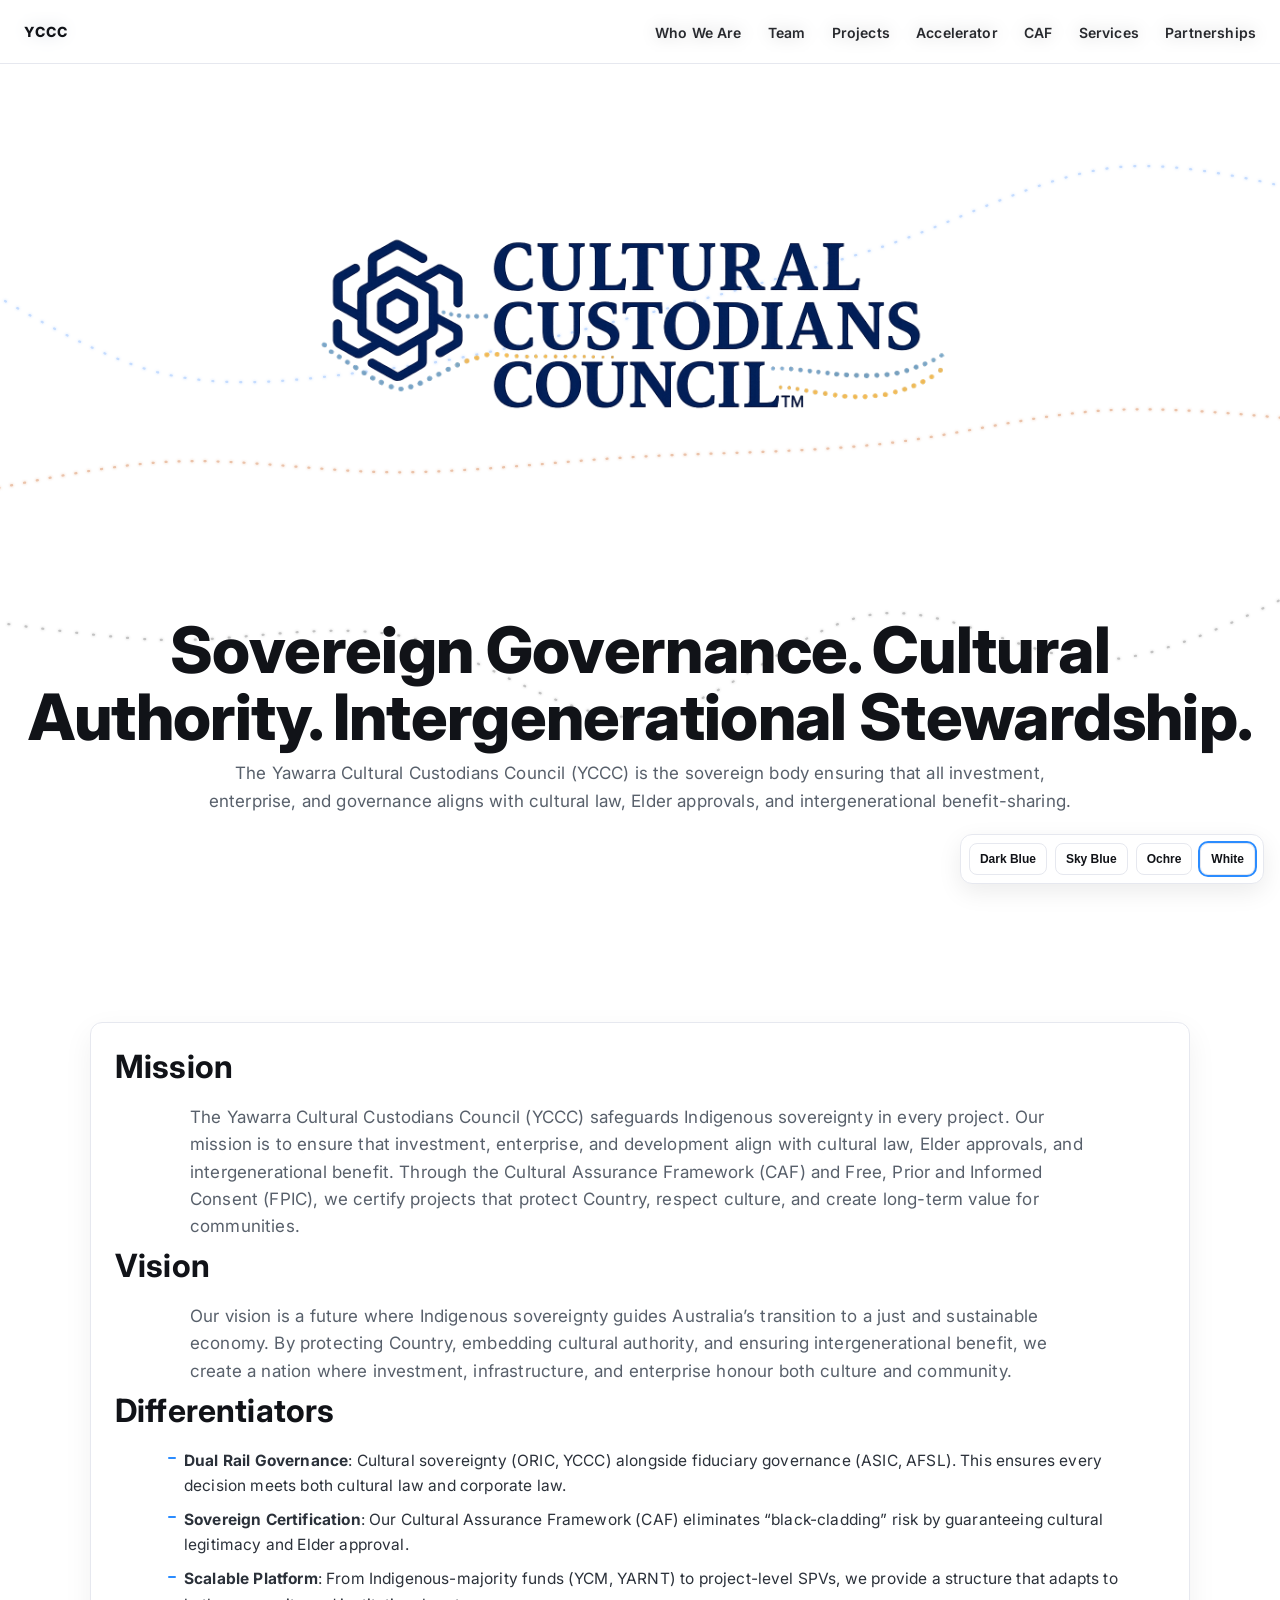
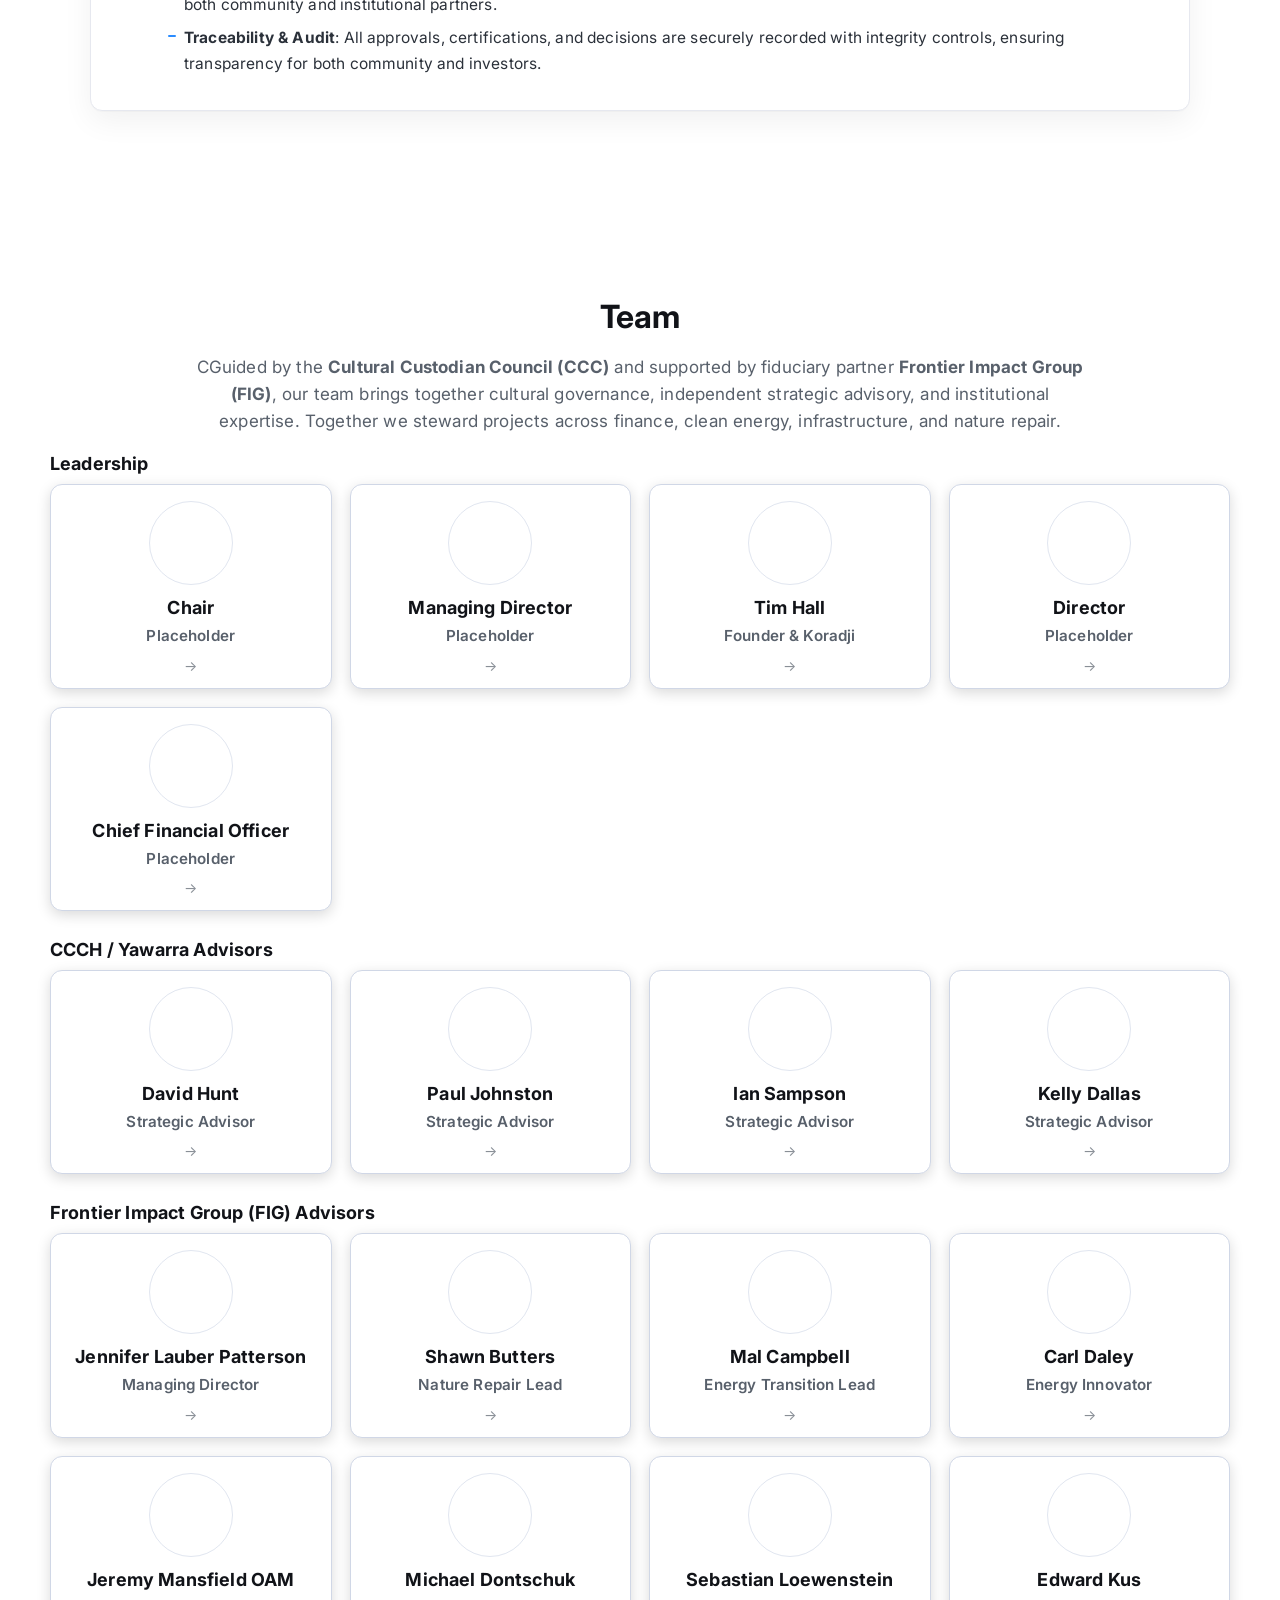
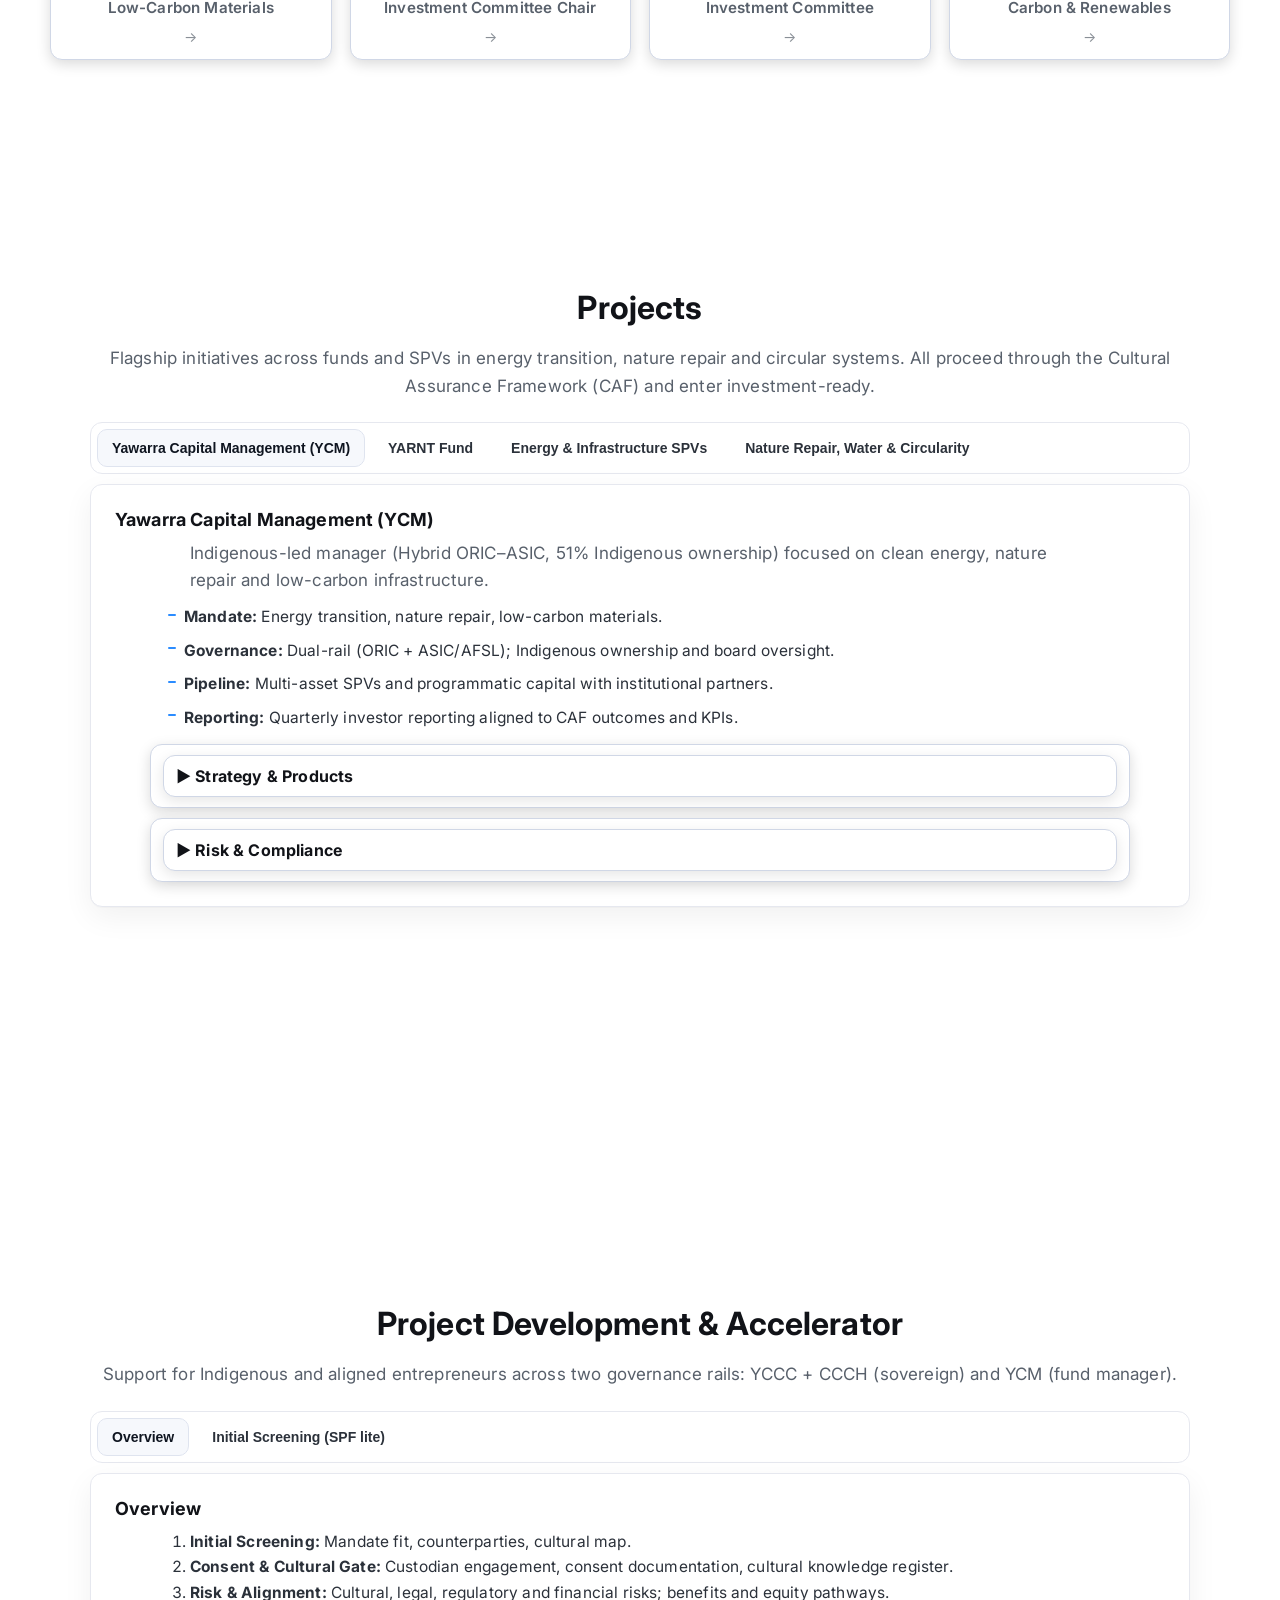
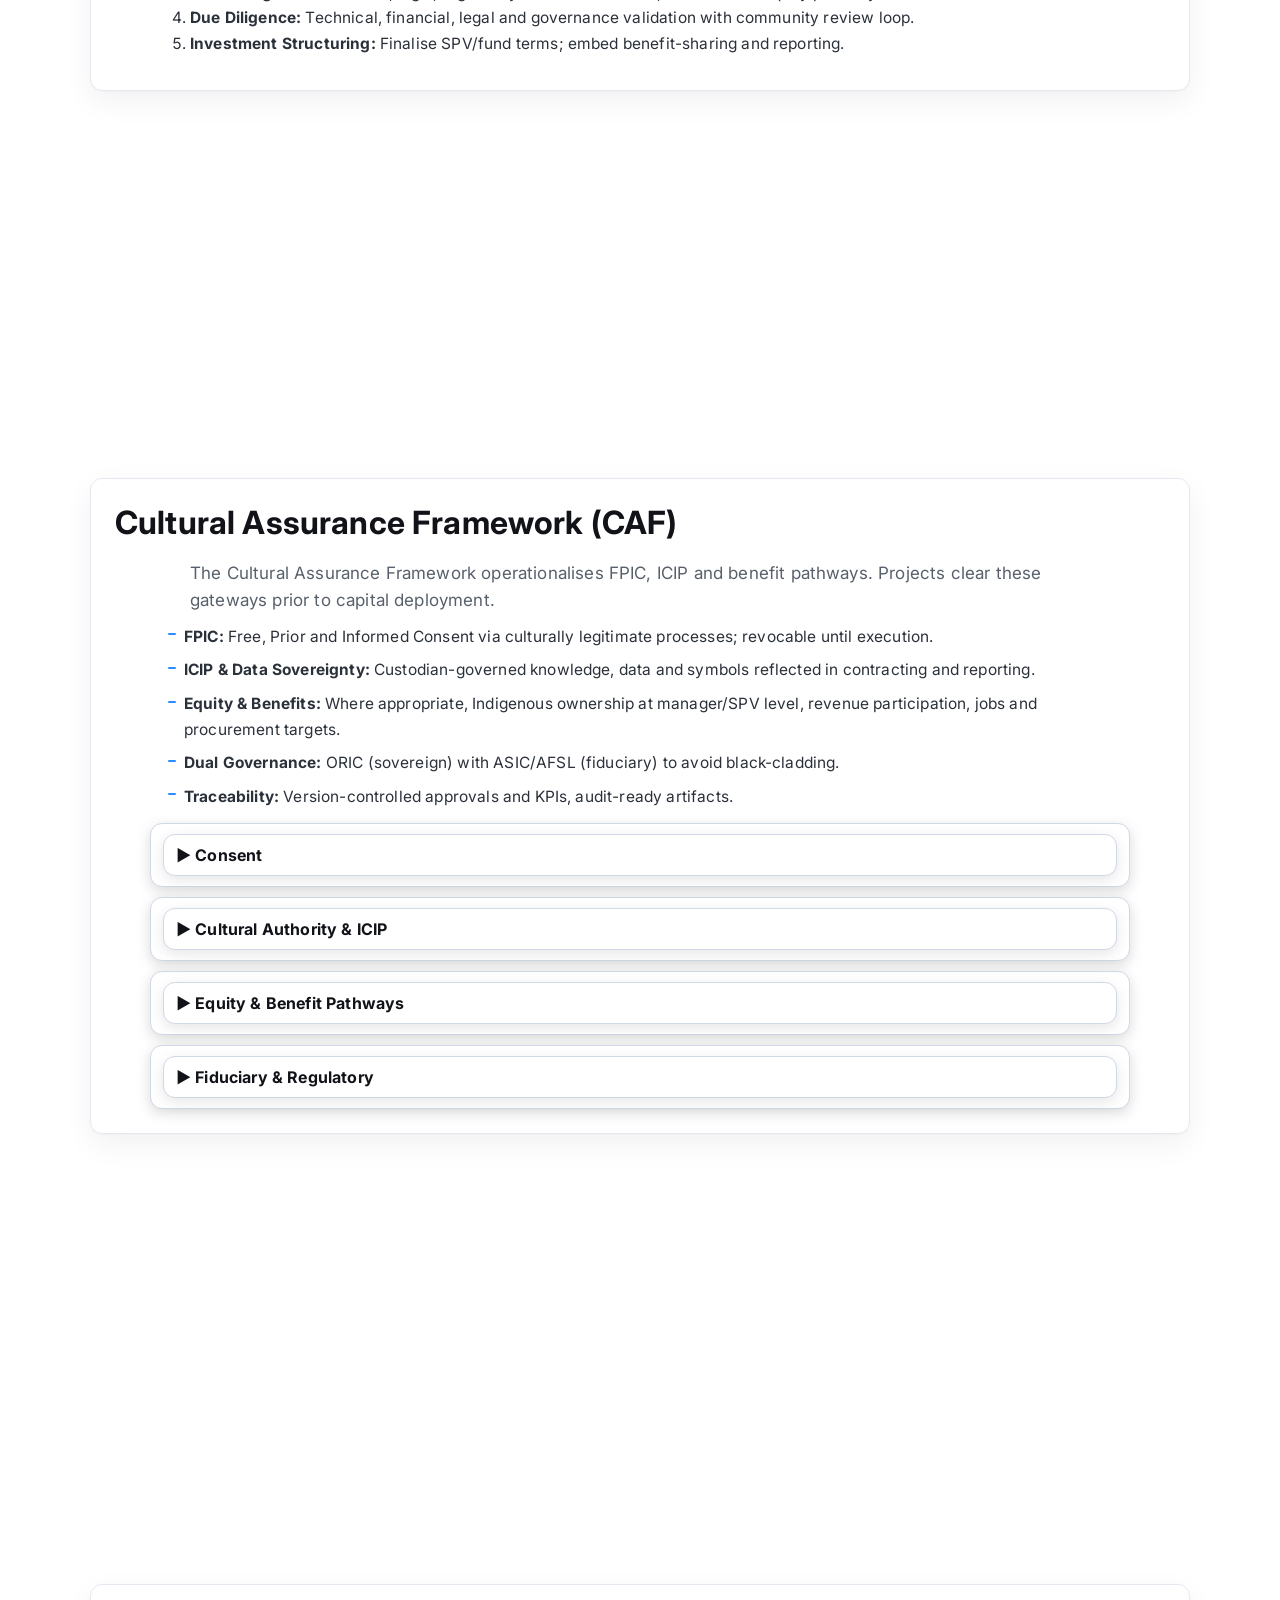
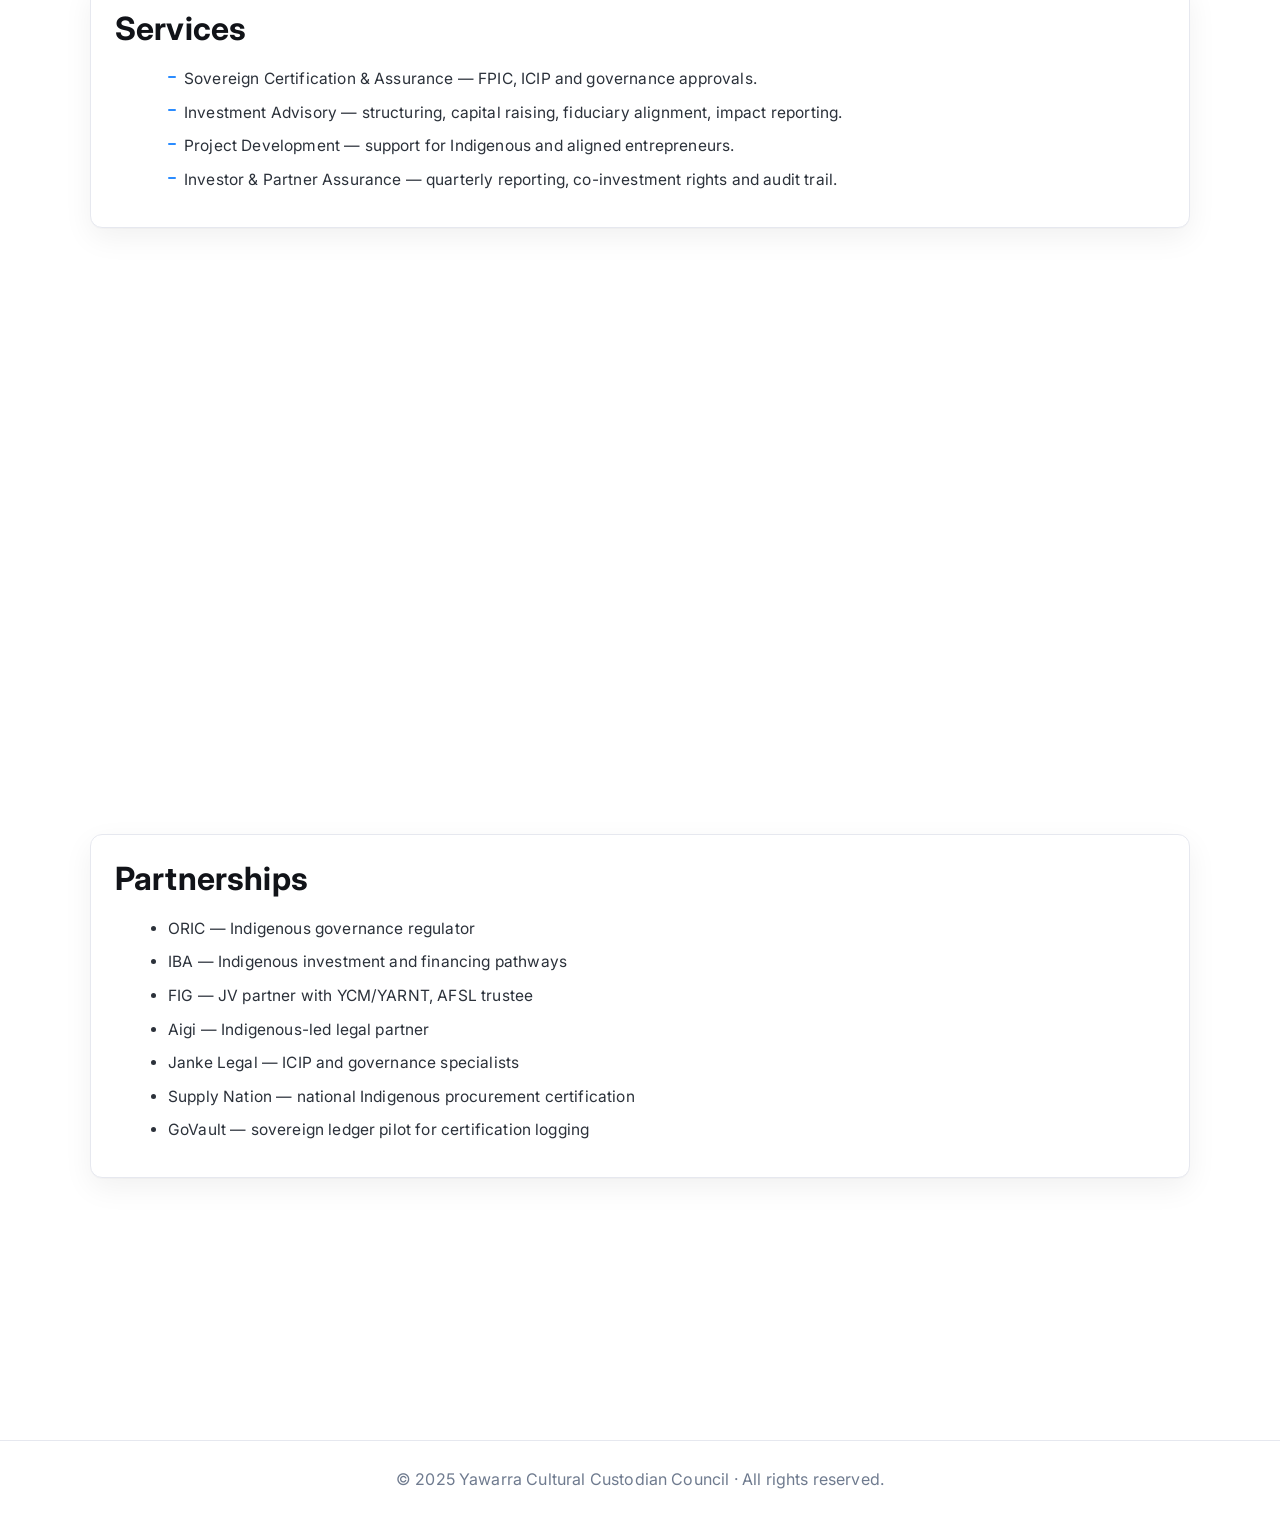
<file: index.html>
<!doctype html>
<html lang="en">
<head>
  <meta charset="utf-8" />
  <meta name="viewport" content="width=device-width, initial-scale=1" />
  <title>YCCC – Sovereign Capital · Cultural Assurance</title>
  <link href="https://fonts.googleapis.com/css2?family=Inter:wght@400;500;600;700;800&display=swap" rel="stylesheet" />
  <style>
    /* All your current CSS unchanged */
  </style>
</head>
<body>
  <!-- Songlines background -->
  <div class="songwrap" aria-hidden="true">
    <svg id="bg" viewBox="0 0 1440 900" preserveAspectRatio="xMidYMid slice"></svg>
  </div>
  <!-- Header -->
  <header class="head">
    <a href="#top" class="brand"><img src="CCC_Logo_Dark.png" alt="CCC Logo" style="height:32px;vertical-align:middle;"></a>
    <nav class="nav" aria-label="Primary">
      <a href="#who">Who We Are</a>
      <a href="#team">Team</a>
      <a href="#projects">Projects</a>
      <a href="#accelerator">Accelerator</a>
      <a href="#caf">CAF</a>
      <a href="#services">Services</a>
      <a href="#partnerships">Partnerships</a>
    </nav>
  </header>
 <!-- Hero -->
<section id="top" class="section">
  <div>
    <img id="hero-logo" src="./CCC_Logo_Dark.png" alt="CCC Logo">
    <h1>Sovereign Governance. Cultural Authority. Intergenerational Stewardship.</h1>
    <p class="lead">
      The Yawarra Cultural Custodians Council (YCCC) is the sovereign body ensuring that 
      all investment, enterprise, and governance aligns with cultural law, Elder approvals, 
      and intergenerational benefit-sharing.
    </p>
  </div>
</section>
  <!-- Who We Are -->
  <!-- The rest of your HTML unchanged -->
</body>
</html>
<!DOCTYPE html>
<html lang="en">

  <head>
    <meta charset="UTF-8">
    <title>Fork-tue 30 Sept- YCCCHAC/YCCCPTYLTD (51% YCM [Equity - Hold ] </title>
    <link rel="stylesheet" href="./style.css">

  </head>
    
  <body>
  <!doctype html>

<html lang="en">

<head>

<meta charset="utf-8" />

<meta name="viewport" content="width=device-width, initial-scale=1" />

<title>YCCC – Sovereign Capital · Cultural Assurance</title>

<link href="https://fonts.googleapis.com/css2?family=Inter:wght@400;500;600;700;800&display=swap" rel="stylesheet" />

<style>

  :root{

    --bg:#ffffff;         /* light canvas */

    --panel:#ffffff;      /* card surface */

    --ink:#111318;        /* primary text */

    --muted:#58606b;      /* secondary text */

    --line:#e6e8ef;       /* hairline */

    --accent:#2b8cff;     /* link/accent */

    --ochre:#c55410;      /* secondary highlight */

  }

  *{box-sizing:border-box}

  html,body{height:100%}

  body{

    margin:0; background:var(--bg); color:var(--ink);

    font-family: Inter, system-ui, -apple-system, "Segoe UI", Roboto, "Helvetica Neue", Arial, sans-serif;

    letter-spacing:.01em; -webkit-font-smoothing:antialiased; -moz-osx-font-smoothing:grayscale;

    scroll-behavior:smooth;

  }

  /* Songlines background (SVG) */

  .songwrap{position:fixed; inset:0; z-index:-1; pointer-events:none;}

  svg#bg{width:100%; height:100%; display:block}

  .sl{fill:none; stroke-linecap:round; stroke-width:2.2; stroke-dasharray:1 14; filter:url(#sl-glow); opacity:.35}

  @keyframes sl-drift {from{stroke-dashoffset:0} to{stroke-dashoffset:-1200}}

  /* Header */

  .head{

    position:fixed; top:0; left:0; right:0; height:64px;

    display:flex; align-items:center; justify-content:space-between;

    padding:0 24px; background:rgba(255,255,255,.75); backdrop-filter:blur(8px);

    border-bottom:1px solid var(--line); z-index:40;

  }

  .brand{ text-decoration:none; color:var(--ink); font-weight:800; font-size:14px; letter-spacing:.08em; text-transform:uppercase; }

  .nav a{ color:var(--ink); text-decoration:none; margin-left:22px; font-size:14px; font-weight:600; opacity:.9; }

  .nav a:hover{ color:var(--accent) }

  /* Sections */

  section { scroll-margin-top: 76px; }

  .section{

    min-height:100vh; display:flex; flex-direction:column; align-items:center; justify-content:center;

    text-align:center; padding:96px 20px 80px;

  }

  h1{ font-size:clamp(34px,5vw,64px); line-height:1.05; margin:0 0 10px; font-weight:800; letter-spacing:-.01em }

  h2{ font-size:clamp(22px,3vw,32px); margin:0 0 18px; font-weight:700 }

  h3{ font-size:18px; margin:0 0 6px; font-weight:700 }

  p.lead{ font-size:17px; line-height:1.6; max-width:900px; margin:10px auto 6px; color:var(--muted) }

  p{ font-size:16px; line-height:1.6; max-width:900px; margin:10px auto; color:#2b313a }

  ul,ol{ max-width:980px; margin:10px auto; text-align:left; font-size:15.5px; line-height:1.65; color:#2b313a }

  ul{ padding-left:18px }

  ul li{ margin-bottom:8px }

  /* minimalist accent bullets */

  ul.check li{ list-style:none; position:relative; padding-left:16px }

  ul.check li::before{

    content:""; position:absolute; left:0; top:.62em; width:8px; height:2px; background:var(--accent); border-radius:1px;

  }

  /* Panels / cards */

  .panel{

    width:100%; max-width:1100px; background:var(--panel);

    border:1px solid var(--line); border-radius:12px; padding:24px; margin-top:16px;

    box-shadow:0 1px 0 rgba(17,19,24,.02), 0 10px 30px rgba(17,19,24,.06);

    text-align:left;

  }

  /* Team grid */

  .team-wrap{ width:100%; max-width:1180px; margin:0 auto }

  .team-grid{ display:grid; grid-template-columns:repeat(auto-fit,minmax(240px,1fr)); gap:18px; align-items:stretch }

  .card{

    background:#fff; border:1px solid var(--line); border-radius:12px; padding:16px 16px 14px;

    text-align:center; cursor:pointer; transition:transform .18s ease, box-shadow .18s ease, border-color .18s ease;

    box-shadow:0 6px 18px rgba(17,19,24,.06);

  }

  .card:hover{ transform:translateY(-2px); border-color:#d9deea; box-shadow:0 14px 34px rgba(17,19,24,.12) }

  .photo{

    width:84px; height:84px; border-radius:50%; margin:0 auto 12px; background:#e9edf6;

    background-size:cover; background-position:center; border:1px solid #e1e6f0;

  }

  .role{ margin:2px 0 0; color:var(--muted); font-weight:600; font-size:.95rem }

  /* Modal (Bio popup) */

  .modal{ display:none; position:fixed; z-index:1000; inset:0; background:rgba(0,0,0,.45);

          align-items:center; justify-content:center; padding:20px }

  .modal-content{

    background:#fff; color:#111318; /* lock: dark on white inside popup */

    border:1px solid var(--line); border-radius:12px; max-width:780px; width:100%;

    padding:22px 22px; position:relative; text-align:left; box-shadow:0 24px 60px rgba(17,19,24,.25);

  }

  .close{ position:absolute; top:10px; right:12px; font-size:22px; cursor:pointer; color:#6f7b8f }

  .pop-hdr{ display:flex; gap:16px; align-items:center; margin-bottom:10px }

  .pop-ava{ width:64px; height:64px; border-radius:50%; background:#e9edf6; background-size:cover; background-position:center; border:1px solid #e1e6f0 }

  .pop-name{ margin:0; font-size:20px; color:#111318 }

  .pop-role{ margin:2px 0 6px; color:#58606b; font-weight:600 }

  .pop-body p{ margin:0 0 10px; color:#2b313a }

  .pop-body li{ margin:6px 0; color:#2b313a }

  /* Tabs */

  .tabs { width:100%; max-width:1100px; margin-top:16px; }

  .tablist{

    display:flex; gap:8px; padding:6px; background:#fff; border:1px solid var(--line); border-radius:12px; overflow:auto;

  }

  .tab{

    appearance:none; border:1px solid transparent; background:transparent; color:#2b313a;

    padding:10px 14px; border-radius:10px; font-weight:600; font-size:14px; cursor:pointer; white-space:nowrap;

  }

  .tab[aria-selected="true"]{

    background:#f6f8fc; border-color:#dfe4ef; color:#0f1520;

  }

  .tabpanel{ margin-top:10px; padding:0; border:none; background:transparent; }

  .tabpanel > .panel{ margin-top:0; }

  /* Footer */

  footer{ padding:28px 20px; text-align:center; color:#6f7b8f; border-top:1px solid var(--line) }

  a.inline{ color:var(--accent); text-decoration:none }

  a.inline:hover{ text-decoration:underline }

  @media (prefers-reduced-motion: reduce) { .sl { animation: none !important; } }

  /* === Theme toggle === */

  .theme-toggle{

    position:fixed; right:16px; bottom:16px; z-index:1000;

    display:flex; gap:8px; padding:8px;

    background:var(--panel); border:1px solid var(--line); border-radius:12px;

    box-shadow:0 8px 24px rgba(0,0,0,.08);

  }

  .theme-toggle button{

    appearance:none; cursor:pointer;

    padding:8px 10px; border-radius:8px; border:1px solid var(--line);

    background:transparent; color:var(--ink); font-weight:600; font-size:12px;

  }

  .theme-toggle button[aria-pressed="true"]{ outline:2px solid var(--accent); }

  /* === THEMES (override tokens) === */

  /* Dark Blue (high contrast sitewide, but popups stay dark-on-white) */

  body.theme-darkblue{

    --bg:#0b1020;

    --panel:#11162a;

    --ink:#eef3ff;

    --muted:#b7c1d9;

    --line:#202743;

    --accent:#75aaff;

    --ochre:#c55410;

  }

  body.theme-darkblue .panel{ background:linear-gradient(180deg,#11162a,#0e1324); }

  body.theme-darkblue .tablist{ background:#0f1427; border-color:#202743; }

  body.theme-darkblue .tab{ color:#e8eeff; }

  body.theme-darkblue .tab[aria-selected="true"]{ background:#151c36; border-color:#2a3560; color:#ffffff; }

  body.theme-darkblue .head{ background:rgba(10,14,28,.75); border-bottom-color:#202743; }

  body.theme-darkblue .lead,

  body.theme-darkblue h1, body.theme-darkblue h2, body.theme-darkblue h3,

  body.theme-darkblue p{ color:#eef3ff; }

  /* Keep modal content readable (locked above). */

  /* Sky Blue */

  body.theme-skyblue{

    --bg:#f5f9ff; --panel:#ffffff; --ink:#0f1520; --muted:#4f5b6a; --line:#dde6f5; --accent:#2b8cff; --ochre:#c55410;

  }

  /* Ochre */

  body.theme-ochre{

    --bg:#fff5ef; --panel:#ffffff; --ink:#1a1e26; --muted:#5a636f; --line:#eed8cc; --accent:#c55410; --ochre:#c55410;

  }

  /* White (default corporate) */

  body.theme-white{

    --bg:#ffffff; --panel:#ffffff; --ink:#111318; --muted:#58606b; --line:#e6e8ef; --accent:#2b8cff; --ochre:#c55410;

  }

  /* Songline tint per theme (optional) */

  body.theme-darkblue .sl{ opacity:.28; stroke:#5a9cff; }

  body.theme-ochre .sl{ opacity:.35; stroke:#c55410; }

  body.theme-skyblue .sl, body.theme-white .sl{ opacity:.35; }

</style>

</head>

<body>

  <!-- Songlines background -->

  <div class="songwrap" aria-hidden="true">

    <svg id="bg" viewBox="0 0 1440 900" preserveAspectRatio="xMidYMid slice"></svg>

  </div>

  <!-- Header -->

  <header class="head">

    <a href="#top" class="brand">YCCC</a>

    <nav class="nav" aria-label="Primary">

      <a href="#who">Who We Are</a>

      <a href="#team">Team</a>

      <a href="#projects">Projects</a>

      <a href="#accelerator">Accelerator</a>

      <a href="#caf">CAF</a>

      <a href="#services">Services</a>

      <a href="#partnerships">Partnerships</a>

    </nav>

  </header>

  <!-- Hero -->


  <!-- Who We Are -->

  <section id="who" class="section">

    <div class="panel">

      <h2>Mission</h2>

      <p class="lead">The Yawarra Cultural Custodians Council (YCCC) safeguards Indigenous sovereignty 
  in every project. Our mission is to ensure that investment, enterprise, and 
  development align with cultural law, Elder approvals, and intergenerational benefit.  
  Through the Cultural Assurance Framework (CAF) and Free, Prior and Informed Consent (FPIC), 
  we certify projects that protect Country, respect culture, and create long-term value 
  for communities.</p>

      <h2>Vision</h2>

      <p class="lead">Our vision is a future where Indigenous sovereignty guides Australia’s transition 
  to a just and sustainable economy. By protecting Country, embedding cultural authority, 
  and ensuring intergenerational benefit, we create a nation where investment, 
  infrastructure, and enterprise honour both culture and community.</p>

      <h2>Differentiators</h2>
<ul class="check">
  <li>
    <strong>Dual Rail Governance</strong>: Cultural sovereignty (ORIC, YCCC) alongside fiduciary governance (ASIC, AFSL). 
    This ensures every decision meets both cultural law and corporate law.
  </li>
  <li>
    <strong>Sovereign Certification</strong>: Our Cultural Assurance Framework (CAF) eliminates “black-cladding” risk 
    by guaranteeing cultural legitimacy and Elder approval.
  </li>
  <li>
    <strong>Scalable Platform</strong>: From Indigenous-majority funds (YCM, YARNT) to project-level SPVs, 
    we provide a structure that adapts to both community and institutional partners.
  </li>
  <li>
    <strong>Traceability & Audit</strong>: All approvals, certifications, and decisions are securely recorded 
    with integrity controls, ensuring transparency for both community and investors.
  </li>
</ul>

    </div>

  </section>

  <!-- Team -->

  <section id="team" class="section">

    <div class="team-wrap">

      <h2>Team</h2>

      <p class="lead">CGuided by the <strong>Cultural Custodian Council (CCC)</strong> and supported by 
      fiduciary partner <strong>Frontier Impact Group (FIG)</strong>, our team brings together 
      cultural governance, independent strategic advisory, and institutional expertise.  
      Together we steward projects across finance, clean energy, infrastructure, and nature repair.
    </p>
      <h3 style="text-align:left;max-width:1180px;margin:18px auto 10px;">Leadership</h3>

      <div class="team-grid">

        <article class="card" data-name="(To be announced)" data-role="Chair"

          data-photo="https://via.placeholder.com/600x600.png?text=Chair"

          data-bio="Chair of the Board providing governance oversight, fiduciary discipline and cultural alignment."

          data-points="Chairs the Board;Strategic direction;Dual governance oversight;Executive performance">

          <div class="photo"></div><h3>Chair</h3><p class="role">Placeholder</p>

        </article>

        <article class="card" data-name="(To be announced)" data-role="Managing Director"

          data-photo="https://via.placeholder.com/600x600.png?text=Managing+Director"

          data-bio="Managing Director accountable for organisation performance, strategy execution and partner engagement."

          data-points="Strategy execution;Operating rhythm;Governance committees;Project and fund outcomes">

          <div class="photo"></div><h3>Managing Director</h3><p class="role">Placeholder</p>

        </article>

        <article class="card" data-name="Tim Hall" data-role="Founder & Koradji (Cultural Lead)"

          data-photo="https://via.placeholder.com/600x600.png?text=Tim+Hall"

          data-bio="Indigenous Wiradjuri founder integrating cultural law with institutional-grade governance and investment structuring."

          data-points="Founder, Yawarra Capital & CCCH;Cultural Assurance Framework design;Creative and investment leadership;Approvals from Wiradjuri Elders">

          <div class="photo"></div><h3>Tim Hall</h3><p class="role">Founder & Koradji</p>

        </article>

        <article class="card" data-name="(To be announced)" data-role="Director"

          data-photo="https://via.placeholder.com/600x600.png?text=Director"

          data-bio="Director providing board-level governance and fiduciary oversight."

          data-points="Board governance;Strategy oversight;Fiduciary integrity;Stakeholder engagement">

          <div class="photo"></div><h3>Director</h3><p class="role">Placeholder</p>

        </article>

        <article class="card" data-name="(To be announced)" data-role="Chief Financial Officer"

          data-photo="https://via.placeholder.com/600x600.png?text=CFO"

          data-bio="CFO responsible for financial governance, reporting and capital management."

          data-points="Financial reporting;Capital allocation;Investor reporting;Risk and treasury">

          <div class="photo"></div><h3>Chief Financial Officer</h3><p class="role">Placeholder</p>

        </article>

      </div>

      <h3 style="text-align:left;max-width:1180px;margin:28px auto 10px;">CCCH / Yawarra Advisors</h3>

      <div class="team-grid">

        <article class="card" data-name="David Hunt" data-role="Strategic Advisor"

          data-photo="https://via.placeholder.com/600x600.png?text=David+Hunt"

          data-bio="30+ years in global finance and corporate strategy; former CEO of an ASX-listed company."

          data-points="Investment and structuring;Project finance;Cross-border associates (EU/SEA);Energy, water, agri, finance">

          <div class="photo"></div><h3>David Hunt</h3><p class="role">Strategic Advisor</p>

        </article>

        <article class="card" data-name="Paul Johnston" data-role="Strategic Advisor"

          data-photo="https://via.placeholder.com/600x600.png?text=Paul+Johnston"

          data-bio="Chartered Accountant with 25 years across Big 4 and multinational FMCG."

          data-points="AUD 25m–6bn transactions;Governance and risk;Finance transformation;Integration leadership">

          <div class="photo"></div><h3>Paul Johnston</h3><p class="role">Strategic Advisor</p>

        </article>

        <article class="card" data-name="Ian Sampson" data-role="Strategic Advisor"

          data-photo="https://via.placeholder.com/600x600.png?text=Ian+Sampson"

          data-bio="30+ years in governance, strategy and risk; senior roles at BHP and CSR."

          data-points="Chairs risk committees;Board evaluation and remuneration;Org change;Multi-sector experience">

          <div class="photo"></div><h3>Ian Sampson</h3><p class="role">Strategic Advisor</p>

        </article>

        <article class="card" data-name="Kelly Dallas" data-role="Strategic Advisor"

          data-photo="https://via.placeholder.com/600x600.png?text=Kelly+Dallas"

          data-bio="International executive and renewable energy leader; ex-BlackRock VP."

          data-points="Technical due diligence;Asset performance;O&M/AM contracts;Solar and wind portfolios">

          <div class="photo"></div><h3>Kelly Dallas</h3><p class="role">Strategic Advisor</p>

        </article>

      </div>

      <h3 style="text-align:left;max-width:1180px;margin:28px auto 10px;">Frontier Impact Group (FIG) Advisors</h3>

      <div class="team-grid">

        <article class="card" data-name="Jennifer Lauber Patterson" data-role="Managing Director (FIG)"

          data-photo="https://via.placeholder.com/600x600.png?text=Jennifer+Lauber+Patterson"

          data-bio="30+ years in impact finance, carbon trading and investment banking."

          data-points="Carbon strategy;Institutional mandates;Scalable instruments;FIG leadership">

          <div class="photo"></div><h3>Jennifer Lauber Patterson</h3><p class="role">Managing Director</p>

        </article>

        <article class="card" data-name="Shawn Butters" data-role="Nature Repair Lead (FIG)"

          data-photo="https://via.placeholder.com/600x600.png?text=Shawn+Butters"

          data-bio="Pioneer in regenerative agriculture with 40+ years across funds and asset management."

          data-points="Landscape repair systems;Nature-positive models;MRV approaches;Resilience focus">

          <div class="photo"></div><h3>Shawn Butters</h3><p class="role">Nature Repair Lead</p>

        </article>

        <article class="card" data-name="Mal Campbell" data-role="Energy Transition Lead (FIG)"

          data-photo="https://via.placeholder.com/600x600.png?text=Mal+Campbell"

          data-bio="35+ years in executive energy roles."

          data-points="Bankable structuring;Valuation and pricing;Tech commercialisation;Market interfaces">

          <div class="photo"></div><h3>Mal Campbell</h3><p class="role">Energy Transition Lead</p>

        </article>

        <article class="card" data-name="Carl Daley" data-role="Energy Innovator (FIG)"

          data-photo="https://via.placeholder.com/600x600.png?text=Carl+Daley"

          data-bio="35+ years in energy leadership; founded advisory acquired by Schneider Electric."

          data-points="Innovation to scale;Go-to-market;OT/grid integration;Partnerships">

          <div class="photo"></div><h3>Carl Daley</h3><p class="role">Energy Innovator</p>

        </article>

        <article class="card" data-name="Jeremy Mansfield OAM" data-role="Low-Carbon Materials & Systems (FIG)"

          data-photo="https://via.placeholder.com/600x600.png?text=Jeremy+Mansfield+OAM"

          data-bio="30+ years transitioning supply chains to net zero."

          data-points="Low-carbon materials;Circular systems;Supplier transition;Standards and compliance">

          <div class="photo"></div><h3>Jeremy Mansfield OAM</h3><p class="role">Low-Carbon Materials</p>

        </article>

        <article class="card" data-name="Michael Dontschuk" data-role="Chair, Investment Committee (FIG)"

          data-photo="https://via.placeholder.com/600x600.png?text=Michael+Dontschuk"

          data-bio="~40 years in finance and treasury; former Treasurer of ANZ."

          data-points="Capital markets;IC governance;Risk frameworks;Performance oversight">

          <div class="photo"></div><h3>Michael Dontschuk</h3><p class="role">Investment Committee Chair</p>

        </article>

        <article class="card" data-name="Sebastian Loewenstein" data-role="Investment Committee (FIG)"

          data-photo="https://via.placeholder.com/600x600.png?text=Sebastian+Loewenstein"

          data-bio="Former CEFC executive managing large clean-energy mandates."

          data-points="Impact frameworks;Portfolio construction;Product design;Mandate compliance">

          <div class="photo"></div><h3>Sebastian Loewenstein</h3><p class="role">Investment Committee</p>

        </article>

        <article class="card" data-name="Edward Kus" data-role="Carbon & Renewables Specialist (FIG)"

          data-photo="https://via.placeholder.com/600x600.png?text=Edward+Kus"

          data-bio="Legal and governance specialist across renewables and carbon."

          data-points="Contracts and risk;Carbon transactions;Governance at scale;Bankability">

          <div class="photo"></div><h3>Edward Kus</h3><p class="role">Carbon & Renewables</p>

        </article>

      </div>

    </div>

  </section>

  <!-- Projects -->

  <section id="projects" class="section" aria-labelledby="projects-title">

    <h2 id="projects-title" style="margin-bottom:8px">Projects</h2>

    <p class="lead" style="max-width:1100px">Flagship initiatives across funds and SPVs in energy transition, nature repair and circular systems. All proceed through the Cultural Assurance Framework (CAF) and enter investment-ready.</p>

    <div class="tabs" data-tabs>

      <div role="tablist" aria-label="Projects tabs" class="tablist">

        <button role="tab" class="tab" aria-selected="true" aria-controls="panel-proj-ycm">Yawarra Capital Management (YCM)</button>

        <button role="tab" class="tab" aria-selected="false" aria-controls="panel-proj-yarnt">YARNT Fund</button>

        <button role="tab" class="tab" aria-selected="false" aria-controls="panel-proj-energy">Energy & Infrastructure SPVs</button>

        <button role="tab" class="tab" aria-selected="false" aria-controls="panel-proj-nature">Nature Repair, Water & Circularity</button>

      </div>

      <div id="panel-proj-ycm" role="tabpanel" class="tabpanel" aria-labelledby="tab-proj-ycm">

        <div class="panel">

          <h3>Yawarra Capital Management (YCM)</h3>

          <p class="lead">Indigenous-led manager (Hybrid ORIC–ASIC, 51% Indigenous ownership) focused on clean energy, nature repair and low-carbon infrastructure.</p>

          <ul class="check">

            <li><strong>Mandate:</strong> Energy transition, nature repair, low-carbon materials.</li>

            <li><strong>Governance:</strong> Dual-rail (ORIC + ASIC/AFSL); Indigenous ownership and board oversight.</li>

            <li><strong>Pipeline:</strong> Multi-asset SPVs and programmatic capital with institutional partners.</li>

            <li><strong>Reporting:</strong> Quarterly investor reporting aligned to CAF outcomes and KPIs.</li>

          </ul>

          <div style="max-width:980px;margin:14px auto 0;text-align:left;display:grid;gap:10px">

            <details style="border:1px solid var(--line);border-radius:10px;padding:12px;background:#fff">

              <summary style="cursor:pointer;font-weight:700">Strategy & Products</summary>

              <p>Programmatic SPV structures and pooled vehicles targeting bankable assets with clear CAF alignment and measurable impact.</p>

            </details>

            <details style="border:1px solid var(--line);border-radius:10px;padding:12px;background:#fff">

              <summary style="cursor:pointer;font-weight:700">Risk & Compliance</summary>

              <p>AFSL-aligned controls; conflicts management; ESG and cultural risk registers integrated with investment memos.</p>

            </details>

          </div>

        </div>

      </div>

      <div id="panel-proj-yarnt" role="tabpanel" class="tabpanel" aria-labelledby="tab-proj-yarnt" hidden>

        <div class="panel">

          <h3>YARNT Fund</h3>

          <p class="lead">Joint initiative with institutional partners to accelerate a nature-positive economy with Indigenous governance embedded from origination.</p>

          <ul class="check">

            <li><strong>Focus:</strong> Landscape repair, biodiversity, regenerative agriculture, carbon-aligned projects.</li>

            <li><strong>Instruments:</strong> Equity, revenue-share and outcome-based structures suited to project stage.</li>

            <li><strong>Measurement:</strong> Nature and community outcomes mapped to CAF gates and investor KPIs.</li>

            <li><strong>Partnerships:</strong> Delivery partners across MRV, land management and local employment.</li>

          </ul>

          <div style="max-width:980px;margin:14px auto 0;text-align:left;display:grid;gap:10px">

            <details style="border:1px solid var(--line);border-radius:10px;padding:12px;background:#fff">

              <summary style="cursor:pointer;font-weight:700">Ticket Sizes & Staging</summary>

              <p>Seed to growth rounds with milestone-based tranching tied to CAF consent and ecological KPIs.</p>

            </details>

            <details style="border:1px solid var(--line);border-radius:10px;padding:12px;background:#fff">

              <summary style="cursor:pointer;font-weight:700">Co-Investment</summary>

              <p>Co-investment rights for aligned institutions and community vehicles subject to CAF approvals.</p>

            </details>

          </div>

        </div>

      </div>

      <div id="panel-proj-energy" role="tabpanel" class="tabpanel" aria-labelledby="tab-proj-energy" hidden>

        <div class="panel">

          <h3>Energy & Infrastructure SPVs</h3>

          <p class="lead">Bankable platforms across generation, storage and enabling infrastructure, structured for institutional capital and community benefits.</p>

          <ul class="check">

            <li><strong>Verticals:</strong> Solar, wind, storage, waste-to-energy, microgrids and enabling infrastructure.</li>

            <li><strong>Contracts:</strong> O&M and AM optimization; grid and offtake strategies aligned to risk allocation.</li>

            <li><strong>Community:</strong> Local jobs, procurement targets and cultural heritage management embedded.</li>

            <li><strong>Exit:</strong> Hold/operate or recycle with pre-agreed rights and reporting continuity.</li>

          </ul>

          <div style="max-width:980px;margin:14px auto 0;text-align:left;display:grid;gap:10px">

            <details style="border:1px solid var(--line);border-radius:10px;padding:12px;background:#fff">

              <summary style="cursor:pointer;font-weight:700">Diligence & Delivery</summary>

              <p>Technical, financial and ESG diligence with community review loops; construction to operations handover plans.</p>

            </details>

            <details style="border:1px solid var(--line);border-radius:10px;padding:12px;background:#fff">

              <summary style="cursor:pointer;font-weight:700">Risk Framework</summary>

              <p>FID and NTP gates tied to CAF approvals, grid milestones and counterparty readiness.</p>

            </details>

          </div>

        </div>

      </div>

      <div id="panel-proj-nature" role="tabpanel" class="tabpanel" aria-labelledby="tab-proj-nature" hidden>

        <div class="panel">

          <h3>Nature Repair, Water & Circularity</h3>

          <p class="lead">High-integrity restoration, water systems and circular materials projects with traceable community and ecological outcomes.</p>

          <ul class="check">

            <li><strong>Nature Repair:</strong> Biodiversity corridors, soil regeneration, revegetation and cultural fire practices.</li>

            <li><strong>Water & Waste:</strong> Water efficiency, treatment, reuse and circular systems including WtE where appropriate.</li>

            <li><strong>Materials:</strong> Low-carbon materials and logistics with supplier transition programs.</li>

            <li><strong>MRV:</strong> Fit-for-purpose measurement and reporting linked to CAF and investor KPIs.</li>

          </ul>

          <div style="max-width:980px;margin:14px auto 0;text-align:left;display:grid;gap:10px">

            <details style="border:1px solid var(--line);border-radius:10px;padding:12px;background:#fff">

              <summary style="cursor:pointer;font-weight:700">Community Benefits</summary>

              <p>Co-design with custodians, shared revenue pathways and local procurement with transparent distribution rules.</p>

            </details>

            <details style="border:1px solid var(--line);border-radius:10px;padding:12px;background:#fff">

              <summary style="cursor:pointer;font-weight:700">Standards & Compliance</summary>

              <p>Alignment with national standards and investor taxonomies; audit-ready registers for approvals and outcomes.</p>

            </details>

          </div>

        </div>

      </div>

    </div>

  </section>

  <!-- Accelerator -->

  <section id="accelerator" class="section" aria-labelledby="accelerator-title">

    <h2 id="accelerator-title" style="margin-bottom:8px">Project Development & Accelerator</h2>

    <p class="lead" style="max-width:1100px">Support for Indigenous and aligned entrepreneurs across two governance rails: YCCC + CCCH (sovereign) and YCM (fund manager).</p>

    <div class="tabs" data-tabs>

      <div role="tablist" aria-label="Accelerator tabs" class="tablist">

        <button role="tab" class="tab" aria-selected="true" aria-controls="panel-acc-overview">Overview</button>

        <button role="tab" class="tab" aria-selected="false" aria-controls="panel-acc-screening">Initial Screening (SPF lite)</button>

      </div>

      <div id="panel-acc-overview" role="tabpanel" class="tabpanel" aria-labelledby="tab-acc-overview">

        <div class="panel">

          <h3>Overview</h3>

          <ol>

            <li><strong>Initial Screening:</strong> Mandate fit, counterparties, cultural map.</li>

            <li><strong>Consent & Cultural Gate:</strong> Custodian engagement, consent documentation, cultural knowledge register.</li>

            <li><strong>Risk & Alignment:</strong> Cultural, legal, regulatory and financial risks; benefits and equity pathways.</li>

            <li><strong>Due Diligence:</strong> Technical, financial, legal and governance validation with community review loop.</li>

            <li><strong>Investment Structuring:</strong> Finalise SPV/fund terms; embed benefit-sharing and reporting.</li>

          </ol>

        </div>

      </div>

      <div id="panel-acc-screening" role="tabpanel" class="tabpanel" aria-labelledby="tab-acc-screening" hidden>

        <div class="panel">

          <h3>Project Screening (lite)</h3>

          <p class="lead">A concise, plain-English gate to confirm cultural, strategic and fiduciary fit before deeper work.</p>

          <ul class="check">

            <li>Mandate & thematic fit (energy, nature repair, water/waste, materials)</li>

            <li>Cultural authority identified; consent pathway and custodians mapped</li>

            <li>Counterparties & governance clarified</li>

            <li>Stage & timing: readiness, permits, land access, critical path</li>

            <li>Capital ask & use defined: amount, structure, deployment timeline</li>

            <li>Data room readiness checked (financials, technical, legal, ESG)</li>

            <li>Early risks logged (cultural, legal, regulatory, commercial)</li>

            <li>Next step agreed: diligence scope, owners, and timeline</li>

          </ul>

        </div>

      </div>

    </div>

  </section>

  <!-- CAF -->

  <section id="caf" class="section">

    <div class="panel">

      <h2>Cultural Assurance Framework (CAF)</h2>

      <p class="lead">The Cultural Assurance Framework operationalises FPIC, ICIP and benefit pathways. Projects clear these gateways prior to capital deployment.</p>

      <ul class="check">

        <li><strong>FPIC:</strong> Free, Prior and Informed Consent via culturally legitimate processes; revocable until execution.</li>

        <li><strong>ICIP & Data Sovereignty:</strong> Custodian-governed knowledge, data and symbols reflected in contracting and reporting.</li>

        <li><strong>Equity & Benefits:</strong> Where appropriate, Indigenous ownership at manager/SPV level, revenue participation, jobs and procurement targets.</li>

        <li><strong>Dual Governance:</strong> ORIC (sovereign) with ASIC/AFSL (fiduciary) to avoid black-cladding.</li>

        <li><strong>Traceability:</strong> Version-controlled approvals and KPIs, audit-ready artifacts.</li>

      </ul>

      <div style="max-width:980px;margin:14px auto 0;text-align:left;display:grid;gap:10px">

        <details style="border:1px solid var(--line);border-radius:10px;padding:12px;background:#fff">

          <summary style="cursor:pointer;font-weight:700">Consent</summary>

          <p>Plain-English documentation, cooling-off periods, community-led process, continuous consent to execution.</p>

        </details>

        <details style="border:1px solid var(--line);border-radius:10px;padding:12px;background:#fff">

          <summary style="cursor:pointer;font-weight:700">Cultural Authority & ICIP</summary>

          <p>ICIP protocols embedded across contracts, branding and data handling; custodians retain decision rights.</p>

        </details>

        <details style="border:1px solid var(--line);border-radius:10px;padding:12px;background:#fff">

          <summary style="cursor:pointer;font-weight:700">Equity & Benefit Pathways</summary>

          <p>Appropriate Indigenous ownership, revenue participation and local targets with clear step-ups and distributions.</p>

        </details>

        <details style="border:1px solid var(--line);border-radius:10px;padding:12px;background:#fff">

          <summary style="cursor:pointer;font-weight:700">Fiduciary & Regulatory</summary>

          <p>ASIC/AFSL-grade documentation, risk registers and ESG reporting across both sovereign and corporate rails.</p>

        </details>

      </div>

    </div>

  </section>

  <!-- Services -->

  <section id="services" class="section">

    <div class="panel">

      <h2>Services</h2>

      <ul class="check">

        <li>Sovereign Certification & Assurance — FPIC, ICIP and governance approvals.</li>

        <li>Investment Advisory — structuring, capital raising, fiduciary alignment, impact reporting.</li>

        <li>Project Development — support for Indigenous and aligned entrepreneurs.</li>

        <li>Investor & Partner Assurance — quarterly reporting, co-investment rights and audit trail.</li>

      </ul>

    </div>

  </section>

  <!-- Partnerships -->

  <section id="partnerships" class="section">

    <div class="panel">

      <h2>Partnerships</h2>

      <ul>

        <li>ORIC — Indigenous governance regulator</li>

        <li>IBA — Indigenous investment and financing pathways</li>

        <li>FIG — JV partner with YCM/YARNT, AFSL trustee</li>

        <li>Aigi — Indigenous-led legal partner</li>

        <li>Janke Legal — ICIP and governance specialists</li>

        <li>Supply Nation — national Indigenous procurement certification</li>

        <li>GoVault — sovereign ledger pilot for certification logging</li>

      </ul>

    </div>

  </section>

  <footer>

    © 2025 Yawarra Cultural Custodian Council · All rights reserved.

  </footer>

  <!-- Modal -->

  <div id="popup" class="modal" role="dialog" aria-modal="true" aria-labelledby="popup-name">

    <div class="modal-content">

      <span class="close" aria-label="Close">&times;</span>

      <div class="pop-hdr">

        <div id="pop-ava" class="pop-ava" aria-hidden="true"></div>

        <div>

          <h3 id="popup-name" class="pop-name"></h3>

          <p id="popup-role" class="pop-role"></p>

        </div>

      </div>

      <div class="pop-body">

        <p id="popup-bio"></p>

        <ul id="popup-points"></ul>

      </div>

    </div>

  </div>

  <!-- Theme Toggle (single source of truth) -->

  <div class="theme-toggle" role="group" aria-label="Color themes">

    <button type="button" data-theme="darkblue">Dark Blue</button>

    <button type="button" data-theme="skyblue">Sky Blue</button>

    <button type="button" data-theme="ochre">Ochre</button>

    <button type="button" data-theme="white">White</button>

  </div>

  <script>

  /* Songlines generator */

  (function(){

    const svg=document.getElementById('bg');

    function r(a,b){return Math.random()*(b-a)+a}

    function build(w,h,segs,y,amp,v){

      const step=w/(segs-1);

      const pts=Array.from({length:segs},(_,i)=>[i*step+r(-8,8), y+Math.sin(i*r(.6,.95))*amp+r(-v,v)]);

      let d=`M ${pts[0][0]},${pts[0][1]}`;

      for(let i=0;i<pts.length-1;i++){

        const p0=pts[Math.max(0,i-1)],p1=pts[i],p2=pts[i+1],p3=pts[Math.min(pts.length-1,i+2)];

        const c1=[p1[0]+(p2[0]-p0[0])/6, p1[1]+(p2[1]-p0[1])/6],

              c2=[p2[0]-(p3[0]-p1[0])/6, p2[1]-(p3[1]-p1[1])/6];

        d+=` C ${c1[0]},${c1[1]} ${c2[0]},${c2[1]} ${p2[0]},${p2[1]}`;

      }

      return d;

    }

    function mk(stroke){

      const p=document.createElementNS('http://www.w3.org/2000/svg','path');

      p.setAttribute('class','sl'); p.setAttribute('stroke',stroke);

      p.style.strokeDasharray=`1 ${Math.round(r(11,16))}`;

      p.style.animation=`sl-drift ${Math.round(r(25,50))}s linear infinite`;

      return p;

    }

    function regen(){

      while(svg.firstChild) svg.removeChild(svg.firstChild);

      const defs=document.createElementNS('http://www.w3.org/2000/svg','defs');

      defs.innerHTML='<filter id="sl-glow"><feGaussianBlur stdDeviation="1.6" result="b"/><feMerge><feMergeNode in="b"/><feMergeNode in="SourceGraphic"/></feMerge></filter>';

      svg.appendChild(defs);

      const w=1440,h=900, ys=[h*.3,h*.5,h*.7], amps=[80,60,40];

      const colors=['#5a9cff', '#c55410', 'rgba(0,0,0,.6)'];

      ys.forEach((y,i)=>{const p=mk(colors[i]);p.setAttribute('d',build(w,h,7,y,amps[i],h*.06));svg.appendChild(p)});

    }

    regen(); window.addEventListener('resize',regen);

  })();

  /* Apply data-photo to card thumbnails */

  function applyPhotos(){

    document.querySelectorAll('.card').forEach(card=>{

      const url = card.dataset.photo || '';

      const ph = card.querySelector('.photo');

      if (url && ph) ph.style.backgroundImage = `url('${url}')`;

    });

  }

  /* Team bio popup (focus-safe) */

  (function(){

    const popup = document.getElementById('popup');

    const avatar= document.getElementById('pop-ava');

    const nameEl= document.getElementById('popup-name');

    const roleEl= document.getElementById('popup-role');

    const bioEl = document.getElementById('popup-bio');

    const ulEl  = document.getElementById('popup-points');

    const close = document.querySelector('.close');

    let lastFocus = null;

    function openCard(card){

      lastFocus = document.activeElement;

      popup.style.display='flex';

      nameEl.textContent = card.dataset.name || '';

      roleEl.textContent = card.dataset.role || '';

      bioEl.textContent  = card.dataset.bio  || '';

      avatar.style.backgroundImage = card.dataset.photo ? `url('${card.dataset.photo}')` : '';

      ulEl.innerHTML='';

      (card.dataset.points||'').split(';').map(s=>s.trim()).filter(Boolean).forEach(p=>{

        const li=document.createElement('li'); li.textContent=p; ulEl.appendChild(li);

      });

      close.focus();

    }

    function hide(){

      popup.style.display='none';

      if (lastFocus && typeof lastFocus.focus === 'function') lastFocus.focus();

    }

    document.querySelectorAll('.card').forEach(c=>{

      c.addEventListener('click',()=>openCard(c));

      c.setAttribute('tabindex','0');

      c.addEventListener('keydown',e=>{

        if(e.key==='Enter'||e.key===' '){ e.preventDefault(); openCard(c); }

      });

    });

    close.addEventListener('click',hide);

    window.addEventListener('click',e=>{if(e.target===popup) hide()});

    document.addEventListener('keydown',e=>{if(e.key==='Escape') hide()});

  })();

  /* Generic tabs */

  (function(){

    document.querySelectorAll('[data-tabs]').forEach(root=>{

      const tabs = Array.from(root.querySelectorAll('[role="tab"]'));

      const panels = Array.from(root.querySelectorAll('[role="tabpanel"]'));

      function setActive(idx){

        tabs.forEach((t,i)=>{

          const sel = i===idx; t.setAttribute('aria-selected', String(sel)); t.tabIndex = sel ? 0 : -1;

        });

        panels.forEach((p,i)=>{ p.hidden = (i!==idx); });

      }

      tabs.forEach((tab,idx)=>{

        tab.addEventListener('click', ()=> setActive(idx));

        tab.addEventListener('keydown', (e)=>{

          const key = e.key; let next = idx;

          if(key==='ArrowRight') next = (idx+1)%tabs.length;

          if(key==='ArrowLeft')  next = (idx-1+tabs.length)%tabs.length;

          if(key==='Home') next = 0; if(key==='End')  next = tabs.length-1;

          if(next!==idx){ e.preventDefault(); tabs[next].focus(); setActive(next); }

        });

      });

      setActive(0);

    });

  })();

  /* THEME: single, resilient init */

  (function () {

    const THEMES = ['darkblue','skyblue','ochre','white'];

    const KEY = 'yccc-theme';

    const root = document.body;

    function apply(theme){

      if (!THEMES.includes(theme)) theme = 'white';

      root.classList.remove(...THEMES.map(t=>'theme-'+t));

      root.classList.add('theme-'+theme);

      localStorage.setItem(KEY, theme);

      document.querySelectorAll('.theme-toggle [data-theme]').forEach(btn=>{

        btn.setAttribute('aria-pressed', String(btn.dataset.theme === theme));

      });

    }

    function init(){

      // wire up

      document.querySelectorAll('.theme-toggle [data-theme]').forEach(btn=>{

        const set=()=>apply(btn.dataset.theme);

        btn.addEventListener('click', set);

        btn.addEventListener('keydown', e=>{

          if(e.key==='Enter'||e.key===' '){ e.preventDefault(); set(); }

        });

      });

      // start from saved (or white)

      apply(localStorage.getItem(KEY) || 'white');

    }

    if (document.readyState === 'loading') {

      document.addEventListener('DOMContentLoaded', init);

    } else {

      init();

    }

  })();

  /* init images */

  applyPhotos();

  </script>

</body>

</html>
    
  </body>
  
</html>
</file>
<file: style.css>
/* Hero logo - always visible, larger, responsive */
#hero-logo {
  max-width: 720px;
  width: 90%;
  margin: 0 auto 40px;
  display: block;
}

/* Mobile tweak */
@media (max-width: 768px) {
  #hero-logo {
    width: 95%;
    max-width: 440px;
  }
}

/* Ensure team bio modal always readable */
.modal-content {
  background: #ffffff !important;
  color: #111318 !important;
  border: 1px solid var(--line);
  border-radius: 12px;
  box-shadow: 0 24px 60px rgba(0,0,0,.25);
}

.modal-content h3,
.modal-content p,
.modal-content li,
.modal-content .pop-name,
.modal-content .pop-role {
  color: #111318 !important;
}

.modal-content .pop-role {
  color: #58606b !important;
  font-weight: 600;
}

/* Cards - always white, clickable */
.card {
  background: #ffffff !important;
  color: #111318 !important;
  cursor: pointer;
  transition: transform 0.2s ease, box-shadow 0.2s ease;
}

.card:hover {
  transform: translateY(-4px);
  box-shadow: 0 8px 24px rgba(0,0,0,.25);
  border-color: #d0d7e6;
}

/* Clickable cue */
.card::after {
  content: "→";
  display: block;
  font-size: 14px;
  color: #58606b;
  margin-top: 8px;
  opacity: 0.7;
}

/* Dark Blue theme global text contrast */
body.theme-darkblue h1,
body.theme-darkblue h2,
body.theme-darkblue h3,
body.theme-darkblue p,
body.theme-darkblue li,
body.theme-darkblue .lead {
  color: #eef3ff !important;
}

/* Dark Blue accent tweaks */
body.theme-darkblue ul.check li::before {
  background: #75aaff;
}

body.theme-darkblue a {
  color: #75aaff;
}

/* Force all team cards to be solid white, always readable */
.section .card {
  background: #ffffff !important;
  color: #111318 !important;
  border: 1px solid #d0d7e6 !important;
  border-radius: 12px !important;
  box-shadow: 0 4px 14px rgba(0,0,0,.15) !important;
}

.section .card h3,
.section .card p,
.section .card .role {
  color: #111318 !important;
}

/* Role subtler */
.section .card .role {
  color: #58606b !important;
}

/* Modal must always be dark-on-white */
#popup .modal-content {
  background: #ffffff !important;
  color: #111318 !important;
  border-radius: 12px !important;
  border: 1px solid #d0d7e6 !important;
  box-shadow: 0 24px 60px rgba(0,0,0,.25) !important;
}

#popup .modal-content h3,
#popup .modal-content p,
#popup .modal-content li,
#popup .modal-content .pop-role,
#popup .modal-content .pop-name {
  color: #111318 !important;
}

#popup .modal-content .pop-role {
  color: #58606b !important;
}

/* === FORCE DETAILS PANELS TO BE SOLID WHITE === */
details {
  background: #ffffff !important;
  color: #111318 !important;
  border: 1px solid #d0d7e6 !important;
  border-radius: 12px !important;
  padding: 12px !important;
  box-shadow: 0 4px 14px rgba(0,0,0,.15) !important;
}

/* Ensure summary is readable */
details summary {
  color: #111318 !important;
  font-weight: 700 !important;
  cursor: pointer;
}

/* When opened, keep content dark on white */
details[open] p,
details[open] li {
  color: #111318 !important;
}
/* FORCE details/summary panels to be solid white across all themes */
body.theme-darkblue details,
body.theme-darkblue details summary,
body.theme-darkblue details[open],
body.theme-darkblue details[open] * {
  background: #ffffff !important;
  color: #111318 !important;
  border: 1px solid #d0d7e6 !important;
  border-radius: 12px !important;
  box-shadow: 0 4px 14px rgba(0,0,0,.2) !important;
}

/* Make summary always clickable and bold */
body.theme-darkblue details summary {
  font-weight: 700 !important;
  cursor: pointer !important;
}

/* Optional: add chevron arrow that rotates when open */
body.theme-darkblue details summary::marker {
  content: "▶ " !important;
  color: #111318 !important;
}
body.theme-darkblue details[open] summary::marker {
  content: "▼ " !important;
  color: #111318 !important;
}

/* ============================= */
/* FORCE WHITE BACKGROUNDS + DARK TEXT */
/* ============================= */

/* Team bios (cards + modals) */
.card,
.card h3,
.card p,
.card .role,
.modal-content,
.modal-content h3,
.modal-content p,
.modal-content li,
.modal-content .pop-role,
.modal-content .pop-name {
  background: #ffffff !important;  /* always solid white */
  color: #111318 !important;       /* always dark text */
}

/* Ensure role subtitles are readable */
.card .role,
.modal-content .pop-role {
  color: #58606b !important; /* muted dark gray */
}

/* Team cards hover effect (keep clickable feel) */
.card {
  cursor: pointer;
  border: 1px solid #d0d7e6 !important;
  border-radius: 12px;
  box-shadow: 0 4px 14px rgba(0,0,0,.1);
  transition: transform 0.2s ease, box-shadow 0.2s ease;
}
.card:hover {
  transform: translateY(-4px);
  box-shadow: 0 8px 24px rgba(0,0,0,.25);
}

/* ============================= */
/* Projects & CAF accordion panels */
/* ============================= */
details,
details[open],
details summary,
details[open] * {
  background: #ffffff !important;  /* solid white panels */
  color: #111318 !important;       /* dark ink for readability */
  border: 1px solid #d0d7e6 !important;
  border-radius: 12px;
  box-shadow: 0 4px 14px rgba(0,0,0,.1) !important;
  padding: 8px 12px;
}

/* Make summary headings stand out */
details summary {
  font-weight: 700 !important;
  cursor: pointer !important;
}

/* Optional: chevron markers for clarity */
details summary::marker {
  content: "▶ " !important;
  color: #111318 !important;
}
details[open] summary::marker {
  content: "▼ " !important;
  color: #111318 !important;
}

/* === FORCE WHITE BACKGROUND AND DARK TEXT FOR ALL BIOS & ACCORDIONS === */

/* Team cards */
.card,
.card * {
  background: #ffffff !important;
  color: #111318 !important;
}

/* Roles/subtitles slightly muted */
.card .role,
.modal-content .pop-role {
  color: #58606b !important;
}

/* Modal bio popup */
.modal-content,
.modal-content * {
  background: #ffffff !important;
  color: #111318 !important;
  border: 1px solid #d0d7e6 !important;
}

/* Accordion panels (Projects / CAF sections) */
details,
details * {
  background: #ffffff !important;
  color: #111318 !important;
  border: 1px solid #d0d7e6 !important;
  border-radius: 12px !important;
  box-shadow: 0 4px 14px rgba(0,0,0,.15) !important;
  padding: 10px 12px !important;
}

/* Ensure summary headings stand out */
details summary {
  font-weight: 700 !important;
  cursor: pointer !important;
}

/* Chevron markers for clarity */
details summary::marker {
  content: "▶ " !important;
  color: #111318 !important;
}
details[open] summary::marker {
  content: "▼ " !important;
  color: #111318 !important;
}
</file>
